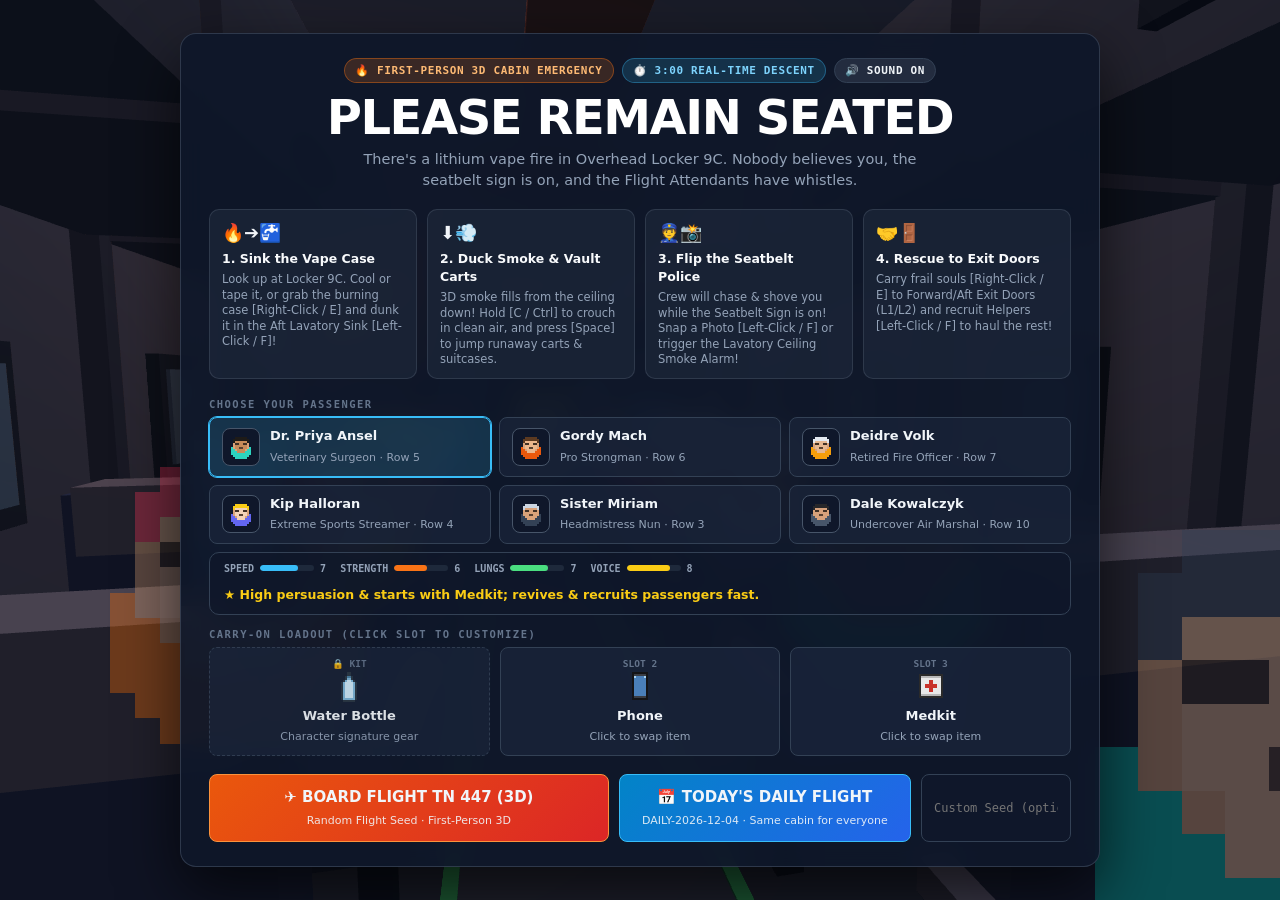
<file: index.html>
<!doctype html>
<html lang="en">
<head>
<meta charset="utf-8">
<meta name="viewport" content="width=device-width, initial-scale=1">
<title>Please Remain Seated</title>
<meta name="description" content="First-Person 3D cabin fire slapstick & tactical survival. There is a lithium vape fire in Locker 9C, the seatbelt sign is on, and the Flight Attendants have whistles.">
<link rel="stylesheet" href="game/style.css">
</head>
<body>

<div id="app" class="screen"></div>

<noscript>
  <p style="color:#ddd;font:14px system-ui;padding:24px">
    This game requires JavaScript to run.
  </p>
</noscript>

<script src="game/art/cabin-sprites.js"></script>
<script src="game/engine/core.js"></script>
<script src="game/engine/atlas.js"></script>
<script src="game/engine/audio.js"></script>
<script src="game/data/catalog.js"></script>
<script src="game/sim/world.js"></script>
<script src="game/engine/render3d.js"></script>
<script src="game/ui/app.js"></script>

</body>
</html>
</file>
<file: game/style.css>
/* Please Remain Seated — Real-Time 2.5D Cabin Cutaway & Tactical Slapstick Styles */

:root {
  --bg:         #090d16;
  --panel:      #131b2b;
  --panel-2:    #1b263b;
  --panel-3:    #24324d;
  --line:       #334155;
  --ink:        #f1f5f9;
  --ink-dim:    #94a3b8;
  --ink-faint:  #64748b;
  --accent:     #38bdf8;
  --good:       #4ade80;
  --warn:       #facc15;
  --fire:       #f97316;
  --bad:        #f43f5e;
  --mono:       ui-monospace, "SF Mono", "Cascadia Mono", Menlo, Consolas, monospace;
  --sans:       system-ui, -apple-system, "Segoe UI", Roboto, sans-serif;
}

* { box-sizing: border-box; }

html, body {
  margin: 0;
  padding: 0;
  background: var(--bg);
  color: var(--ink);
  font: 14px/1.45 var(--sans);
  -webkit-font-smoothing: antialiased;
  user-select: none;
}

button {
  font: inherit;
  color: inherit;
  cursor: pointer;
  background: var(--panel-2);
  border: 1px solid var(--line);
  border-radius: 8px;
  padding: 8px 14px;
  transition: transform 0.08s ease, background 0.12s ease, border-color 0.12s ease;
}

button:hover:not(:disabled) {
  background: var(--panel-3);
  border-color: #64748b;
}

button:active:not(:disabled) {
  transform: translateY(1px);
}

.screen {
  min-height: 100vh;
  width: 100%;
}

/* ------------------------------------------------------------------ Title & Loadout Screen */

.title-screen {
  position: relative;
  display: grid;
  place-items: center;
  padding: 24px 16px;
  overflow-x: hidden;
}

.title-backdrop-canvas {
  position: fixed;
  inset: 0;
  width: 100%;
  height: 100%;
  object-fit: cover;
  opacity: 0.34;
  filter: saturate(1.1) contrast(1.05);
  pointer-events: none;
  z-index: 0;
}

.title-panel {
  position: relative;
  z-index: 1;
  width: 100%;
  max-width: 920px;
  background: rgba(15, 23, 42, 0.92);
  backdrop-filter: blur(12px);
  border: 1px solid rgba(148, 163, 184, 0.24);
  border-radius: 16px;
  padding: 24px 28px;
  box-shadow: 0 24px 60px rgba(0, 0, 0, 0.65);
}

.title-header {
  text-align: center;
  margin-bottom: 18px;
}

.badge-row {
  display: flex;
  gap: 8px;
  justify-content: center;
  flex-wrap: wrap;
  margin-bottom: 10px;
}

.pill {
  font: 700 11px/1 var(--mono);
  letter-spacing: 0.06em;
  padding: 6px 10px;
  border-radius: 999px;
  border: 1px solid transparent;
}

.pill-fire { background: rgba(249, 115, 22, 0.18); color: #fdba74; border-color: rgba(249, 115, 22, 0.4); }
.pill-time { background: rgba(56, 189, 248, 0.16); color: #7dd3fc; border-color: rgba(56, 189, 248, 0.35); }
.pill-sound { background: rgba(148, 163, 184, 0.15); color: var(--ink); border-color: var(--line); }

.title-header h1 {
  font: 900 clamp(28px, 5vw, 48px)/1 var(--sans);
  letter-spacing: -0.03em;
  margin: 0 0 8px;
  color: #fff;
}

.subtitle {
  margin: 0 auto;
  max-width: 64ch;
  color: var(--ink-dim);
  font-size: 14.5px;
}

.howto-grid {
  display: grid;
  grid-template-columns: repeat(4, 1fr);
  gap: 10px;
  margin: 16px 0 20px;
}

@media (max-width: 780px) {
  .howto-grid { grid-template-columns: repeat(2, 1fr); }
}

.howto-card {
  background: rgba(30, 41, 59, 0.72);
  border: 1px solid rgba(148, 163, 184, 0.18);
  border-radius: 10px;
  padding: 10px 12px;
  display: flex;
  flex-direction: column;
  gap: 4px;
}

.howto-icon { font-size: 18px; }
.howto-card b { font-size: 12.5px; color: #f8fafc; }
.howto-card small { font-size: 11.5px; color: var(--ink-dim); line-height: 1.35; }

.section-label {
  font: 700 10.5px/1 var(--mono);
  letter-spacing: 0.14em;
  color: var(--ink-faint);
  margin: 14px 0 8px;
}

/* Character Picker */
.char-grid {
  display: grid;
  grid-template-columns: repeat(3, 1fr);
  gap: 8px;
}

@media (max-width: 680px) {
  .char-grid { grid-template-columns: repeat(2, 1fr); }
}

.char-card {
  display: flex;
  align-items: center;
  gap: 10px;
  text-align: left;
  padding: 9px 12px;
  background: rgba(27, 38, 59, 0.7);
}

.char-card.active {
  background: rgba(56, 189, 248, 0.16);
  border-color: var(--accent);
  box-shadow: 0 0 0 1px var(--accent);
}

.spr {
  image-rendering: pixelated;
  image-rendering: crisp-edges;
  display: block;
}

.char-avatar {
  width: 38px;
  height: 38px;
  border-radius: 8px;
  border: 1.5px solid #475569;
  background: #0f172a;
  display: grid;
  place-items: center;
  font-weight: 800;
  color: #0f172a;
  flex-shrink: 0;
}

.char-info b { display: block; font-size: 13px; }
.char-info span { font-size: 11px; color: var(--ink-dim); }

.char-detail-box {
  margin-top: 8px;
  padding: 10px 14px;
  background: rgba(15, 23, 42, 0.65);
  border: 1px solid var(--line);
  border-radius: 10px;
  display: flex;
  flex-wrap: wrap;
  align-items: center;
  justify-content: space-between;
  gap: 12px;
}

.char-stats-row {
  display: flex;
  gap: 14px;
  flex-wrap: wrap;
}

.stat-pill {
  display: flex;
  align-items: center;
  gap: 6px;
  font: 700 10px var(--mono);
  color: var(--ink-dim);
}

.stat-dots {
  width: 54px;
  height: 6px;
  background: #1e293b;
  border-radius: 4px;
  overflow: hidden;
}

.stat-fill { height: 100%; border-radius: 4px; }
.char-perk { font-size: 12.5px; color: var(--warn); font-weight: 600; }

/* 3-Slot Bag Loadout */
.loadout-row {
  display: grid;
  grid-template-columns: repeat(3, 1fr);
  gap: 10px;
}

.loadout-slot {
  display: flex;
  flex-direction: column;
  align-items: center;
  gap: 3px;
  padding: 10px;
  background: rgba(27, 38, 59, 0.75);
}

.loadout-slot.editing {
  border-color: var(--warn);
  box-shadow: 0 0 0 1px var(--warn);
}

.loadout-slot.locked {
  opacity: 0.9;
  border-style: dashed;
}

.slot-num { font: 700 9.5px var(--mono); color: var(--ink-faint); }
.slot-icon { font-size: 24px; line-height: 1.1; }
.loadout-slot b { font-size: 13px; }
.loadout-slot small { font-size: 11px; color: var(--ink-dim); }

.item-drawer {
  margin-top: 10px;
  padding: 12px;
  background: #0f172a;
  border: 1px solid var(--warn);
  border-radius: 10px;
}

.drawer-head {
  display: flex;
  justify-content: space-between;
  align-items: center;
  margin-bottom: 10px;
  font-size: 12.5px;
  color: var(--warn);
}

.item-pool-grid {
  display: grid;
  grid-template-columns: repeat(2, 1fr);
  gap: 8px;
}

@media (max-width: 680px) {
  .item-pool-grid { grid-template-columns: 1fr; }
}

.pool-item {
  display: flex;
  align-items: flex-start;
  gap: 10px;
  text-align: left;
  padding: 8px 10px;
}

.pool-item.in-bag {
  border-color: var(--accent);
  background: rgba(56, 189, 248, 0.12);
}

.pool-icon { font-size: 22px; }
.pool-text b { display: block; font-size: 12.5px; }
.pool-text small { font-size: 11px; color: var(--ink-dim); line-height: 1.3; }

.launch-bar {
  display: flex;
  gap: 10px;
  flex-wrap: wrap;
  margin-top: 18px;
}

.btn-launch-primary {
  flex: 1.4;
  min-width: 210px;
  background: linear-gradient(135deg, #ea580c, #dc2626);
  border-color: #fb923c;
  padding: 12px 18px;
  text-align: center;
}

.btn-launch-primary:hover {
  background: linear-gradient(135deg, #f97316, #ef4444);
}

.btn-launch-primary b, .btn-launch-daily b { display: block; font-size: 15px; }
.btn-launch-primary small, .btn-launch-daily small { font-size: 11px; opacity: 0.9; }

.btn-launch-daily {
  flex: 1;
  min-width: 180px;
  background: linear-gradient(135deg, #0284c7, #2563eb);
  border-color: #38bdf8;
  padding: 12px 16px;
}

.seed-input {
  width: 150px;
  background: #0f172a;
  border: 1px solid var(--line);
  border-radius: 8px;
  color: var(--ink);
  padding: 0 12px;
  font: 12px var(--mono);
}

/* ------------------------------------------------------------------- Play Screen */

.play-screen {
  display: flex;
  flex-direction: column;
  height: 100vh;
  overflow: hidden;
  background: var(--bg);
}

.play-hud {
  display: flex;
  align-items: center;
  justify-content: space-between;
  gap: 14px;
  padding: 8px 14px;
  background: var(--panel);
  border-bottom: 1px solid var(--line);
  flex-wrap: wrap;
}

.hud-clock-block {
  min-width: 135px;
}

.hud-kicker {
  display: block;
  font: 700 9px var(--mono);
  letter-spacing: 0.12em;
  color: var(--ink-faint);
}

.hud-clock {
  font: 800 32px/1 var(--mono);
  color: #fff;
}

.hud-clock.warn { color: var(--warn); }
.hud-clock.urgent { color: var(--bad); animation: pulse 0.8s infinite; }

@keyframes pulse { 50% { opacity: 0.5; } }

.hud-seed {
  font: 10px var(--mono);
  color: var(--ink-faint);
}

.hud-vitals-block {
  display: flex;
  flex-direction: column;
  gap: 4px;
  min-width: 210px;
}

.vital-row {
  display: grid;
  grid-template-columns: 92px 90px 36px;
  align-items: center;
  gap: 6px;
  font: 700 10px var(--mono);
  color: var(--ink-dim);
}

.vital-track {
  height: 7px;
  background: #0f172a;
  border-radius: 4px;
  overflow: hidden;
}

.vital-fill { height: 100%; transition: width 0.15s; }
.fill-lungs { background: #38bdf8; }
.fill-burns { background: #f43f5e; }
.fill-cred  { background: #facc15; }

.hud-status-block {
  display: flex;
  flex-direction: column;
  gap: 5px;
  align-items: center;
}

.crew-status-pill {
  font: 700 11px var(--mono);
  padding: 5px 12px;
  border-radius: 999px;
}

.pill-warn { background: rgba(250, 204, 21, 0.16); color: #fde047; border: 1px solid rgba(250, 204, 21, 0.4); }
.pill-good { background: rgba(74, 222, 128, 0.16); color: #86efac; border: 1px solid rgba(74, 222, 128, 0.4); }
.pill-bad  { background: rgba(244, 63, 94, 0.22); color: #fda4af; border: 1px solid rgba(244, 63, 94, 0.5); }

.souls-counter {
  font: 700 11.5px var(--mono);
  color: var(--ink);
}

.hud-bag-block {
  display: flex;
  gap: 6px;
}

.bag-slot-btn {
  display: flex;
  align-items: center;
  gap: 7px;
  padding: 6px 10px;
  background: #0f172a;
  border: 1.5px solid var(--line);
  border-radius: 8px;
}

.bag-slot-btn.active {
  border-color: var(--warn);
  background: rgba(250, 204, 21, 0.14);
}

.bag-slot-btn.empty {
  opacity: 0.55;
}

.bag-key {
  font: 700 10px var(--mono);
  background: #1e293b;
  padding: 2px 5px;
  border-radius: 4px;
  color: var(--ink-dim);
}

.bag-icon { font-size: 18px; }
.bag-meta { text-align: left; }
.bag-meta b { display: block; font-size: 11.5px; line-height: 1.1; }
.bag-meta small { font: 700 9.5px var(--mono); color: var(--accent); }

.hud-btns-block {
  display: flex;
  gap: 6px;
}

.hud-btn {
  padding: 7px 10px;
  font-size: 14px;
}

/* Minimap */
.minimap-wrap {
  background: #0f141d;
  border-bottom: 1px solid var(--line);
  padding: 2px 10px;
}

.minimap-canvas {
  display: block;
  width: 100%;
  height: 52px;
  cursor: pointer;
}

/* Main 2.5D Cutaway Viewport */
.cutaway-viewport {
  position: relative;
  flex: 1;
  min-height: 0;
  width: 100%;
  background: #090d16;
}

.cutaway-canvas {
  display: block;
  width: 100%;
  height: 100%;
  cursor: crosshair;
}

.fp3d-overlay-canvas {
  position: absolute;
  inset: 0;
  width: 100%;
  height: 100%;
  pointer-events: none;
  z-index: 3;
}

.look-lock-hint {
  position: absolute;
  bottom: 12px;
  left: 50%;
  transform: translateX(-50%);
  z-index: 4;
  pointer-events: none;
  background: rgba(15, 23, 42, 0.85);
  border: 1px solid rgba(56, 189, 248, 0.45);
  color: #e0f2fe;
  font: 700 11px var(--mono);
  padding: 5px 12px;
  border-radius: 999px;
}

.toast-layer {
  position: absolute;
  top: 10px;
  left: 50%;
  transform: translateX(-50%);
  display: flex;
  flex-direction: column;
  gap: 6px;
  z-index: 5;
  pointer-events: none;
  width: min(92%, 680px);
}

.toast-banner {
  padding: 8px 14px;
  border-radius: 8px;
  font-weight: 700;
  font-size: 13px;
  text-align: center;
  box-shadow: 0 8px 24px rgba(0, 0, 0, 0.5);
  background: rgba(15, 23, 42, 0.92);
  border: 1.5px solid var(--accent);
}

.toast-good { border-color: var(--good); color: #86efac; }
.toast-warn { border-color: var(--warn); color: #fde047; }
.toast-bad  { border-color: var(--bad);  color: #fda4af; }

/* Bottom Arcade Bar */
.arcade-bar {
  display: flex;
  align-items: center;
  justify-content: space-between;
  gap: 14px;
  padding: 10px 16px;
  background: var(--panel);
  border-top: 1px solid var(--line);
  flex-wrap: wrap;
}

.move-hints {
  display: flex;
  align-items: center;
  gap: 8px;
  flex-wrap: wrap;
  font-size: 12px;
  color: var(--ink-dim);
}

.key-chip {
  font: 700 10.5px var(--mono);
  background: #0f172a;
  border: 1px solid var(--line);
  padding: 3px 7px;
  border-radius: 5px;
  color: #fff;
}

.arcade-actions {
  display: flex;
  gap: 10px;
  flex: 1;
  justify-content: flex-end;
}

.arcade-btn {
  min-width: 240px;
  padding: 10px 16px;
  font: 700 13px var(--mono);
  border-width: 2px;
}

.btn-e {
  background: rgba(34, 197, 94, 0.16);
  border-color: #22c55e;
  color: #86efac;
}

.btn-f {
  background: rgba(245, 158, 11, 0.18);
  border-color: #f59e0b;
  color: #fde047;
}

.arcade-btn.urgent {
  box-shadow: 0 0 14px rgba(250, 204, 21, 0.35);
}

.arcade-btn.disabled {
  opacity: 0.45;
  border-color: var(--line);
  background: #0f172a;
  color: var(--ink-faint);
}

/* ------------------------------------------------------------------- Report Screen */

.report-screen {
  display: grid;
  place-items: center;
  padding: 28px 16px;
}

.report-panel {
  width: 100%;
  max-width: 780px;
  background: var(--panel);
  border: 1px solid var(--line);
  border-radius: 16px;
  padding: 26px;
  box-shadow: 0 20px 50px rgba(0, 0, 0, 0.6);
}

.report-top {
  display: flex;
  align-items: center;
  gap: 20px;
  margin-bottom: 20px;
}

.grade-circle {
  width: 78px;
  height: 78px;
  border-radius: 50%;
  display: grid;
  place-items: center;
  font: 900 40px var(--mono);
  border: 4px solid #fff;
  flex-shrink: 0;
}

.grade-S, .grade-A { background: rgba(34, 197, 94, 0.2); border-color: #4ade80; color: #4ade80; }
.grade-B, .grade-C { background: rgba(250, 204, 21, 0.2); border-color: #facc15; color: #facc15; }
.grade-D, .grade-F { background: rgba(244, 63, 94, 0.2); border-color: #f43f5e; color: #f43f5e; }

.report-headline h2 { margin: 6px 0 4px; font-size: 24px; }
.report-headline p { margin: 0; color: var(--ink-dim); }

.report-stats-grid {
  display: grid;
  grid-template-columns: repeat(5, 1fr);
  gap: 8px;
  margin-bottom: 18px;
}

@media (max-width: 680px) {
  .report-stats-grid { grid-template-columns: repeat(2, 1fr); }
}

.r-stat {
  background: #0f172a;
  border: 1px solid var(--line);
  border-radius: 10px;
  padding: 10px;
  text-align: center;
}

.r-stat b { display: block; font: 800 18px var(--mono); color: #fff; }
.r-stat span { font: 700 9.5px var(--mono); color: var(--ink-faint); }

.medals-grid {
  display: grid;
  grid-template-columns: repeat(2, 1fr);
  gap: 8px;
  margin-bottom: 16px;
}

.medal-card {
  display: flex;
  align-items: center;
  gap: 10px;
  background: rgba(56, 189, 248, 0.1);
  border: 1px solid rgba(56, 189, 248, 0.35);
  border-radius: 10px;
  padding: 10px;
}

.medal-icon { font-size: 24px; }
.medal-card b { display: block; font-size: 13px; }
.medal-card small { font-size: 11.5px; color: var(--ink-dim); }
.no-medals { grid-column: 1 / -1; color: var(--ink-dim); font-size: 13px; padding: 8px 0; }

.share-box {
  background: #090d16;
  border: 1px solid var(--line);
  border-radius: 8px;
  padding: 12px;
  font: 12px/1.5 var(--mono);
  color: var(--ink-dim);
  overflow-x: auto;
}

.report-actions {
  display: flex;
  gap: 10px;
  flex-wrap: wrap;
  margin-top: 16px;
}
</file>
